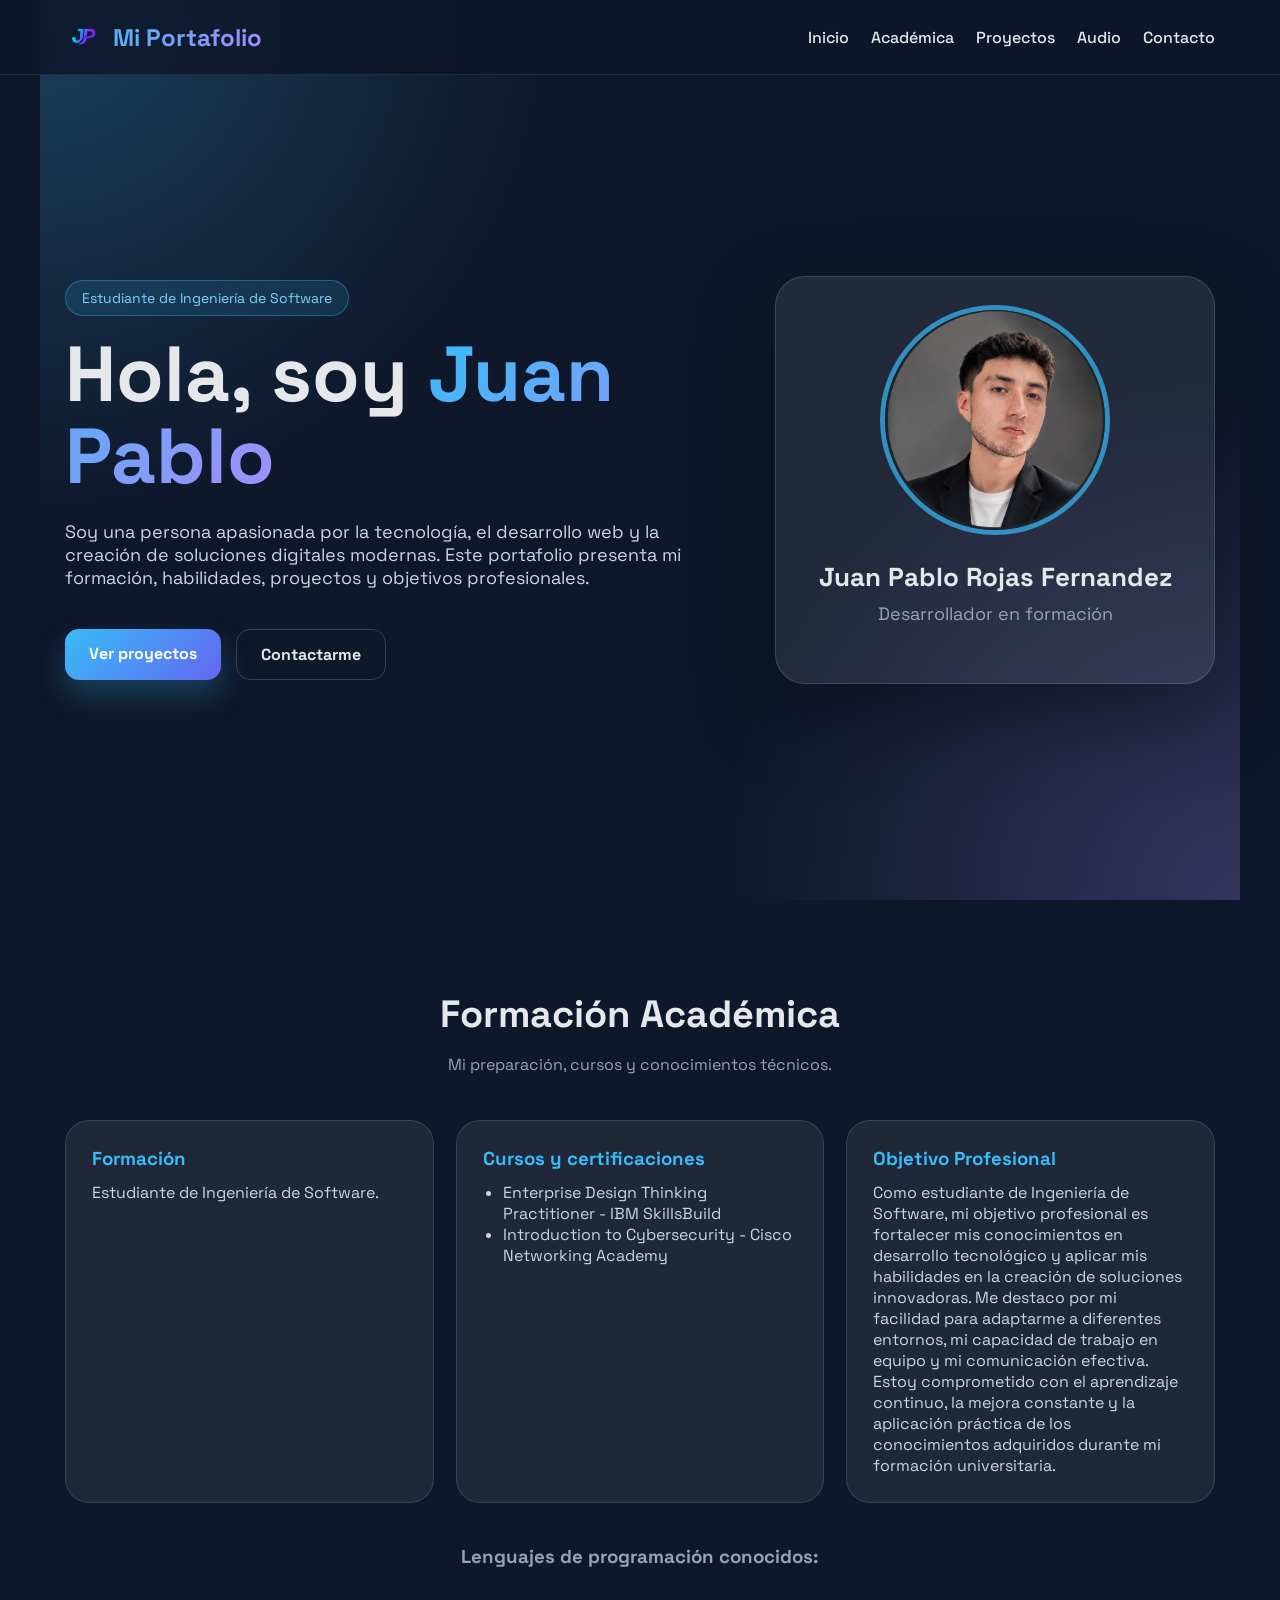
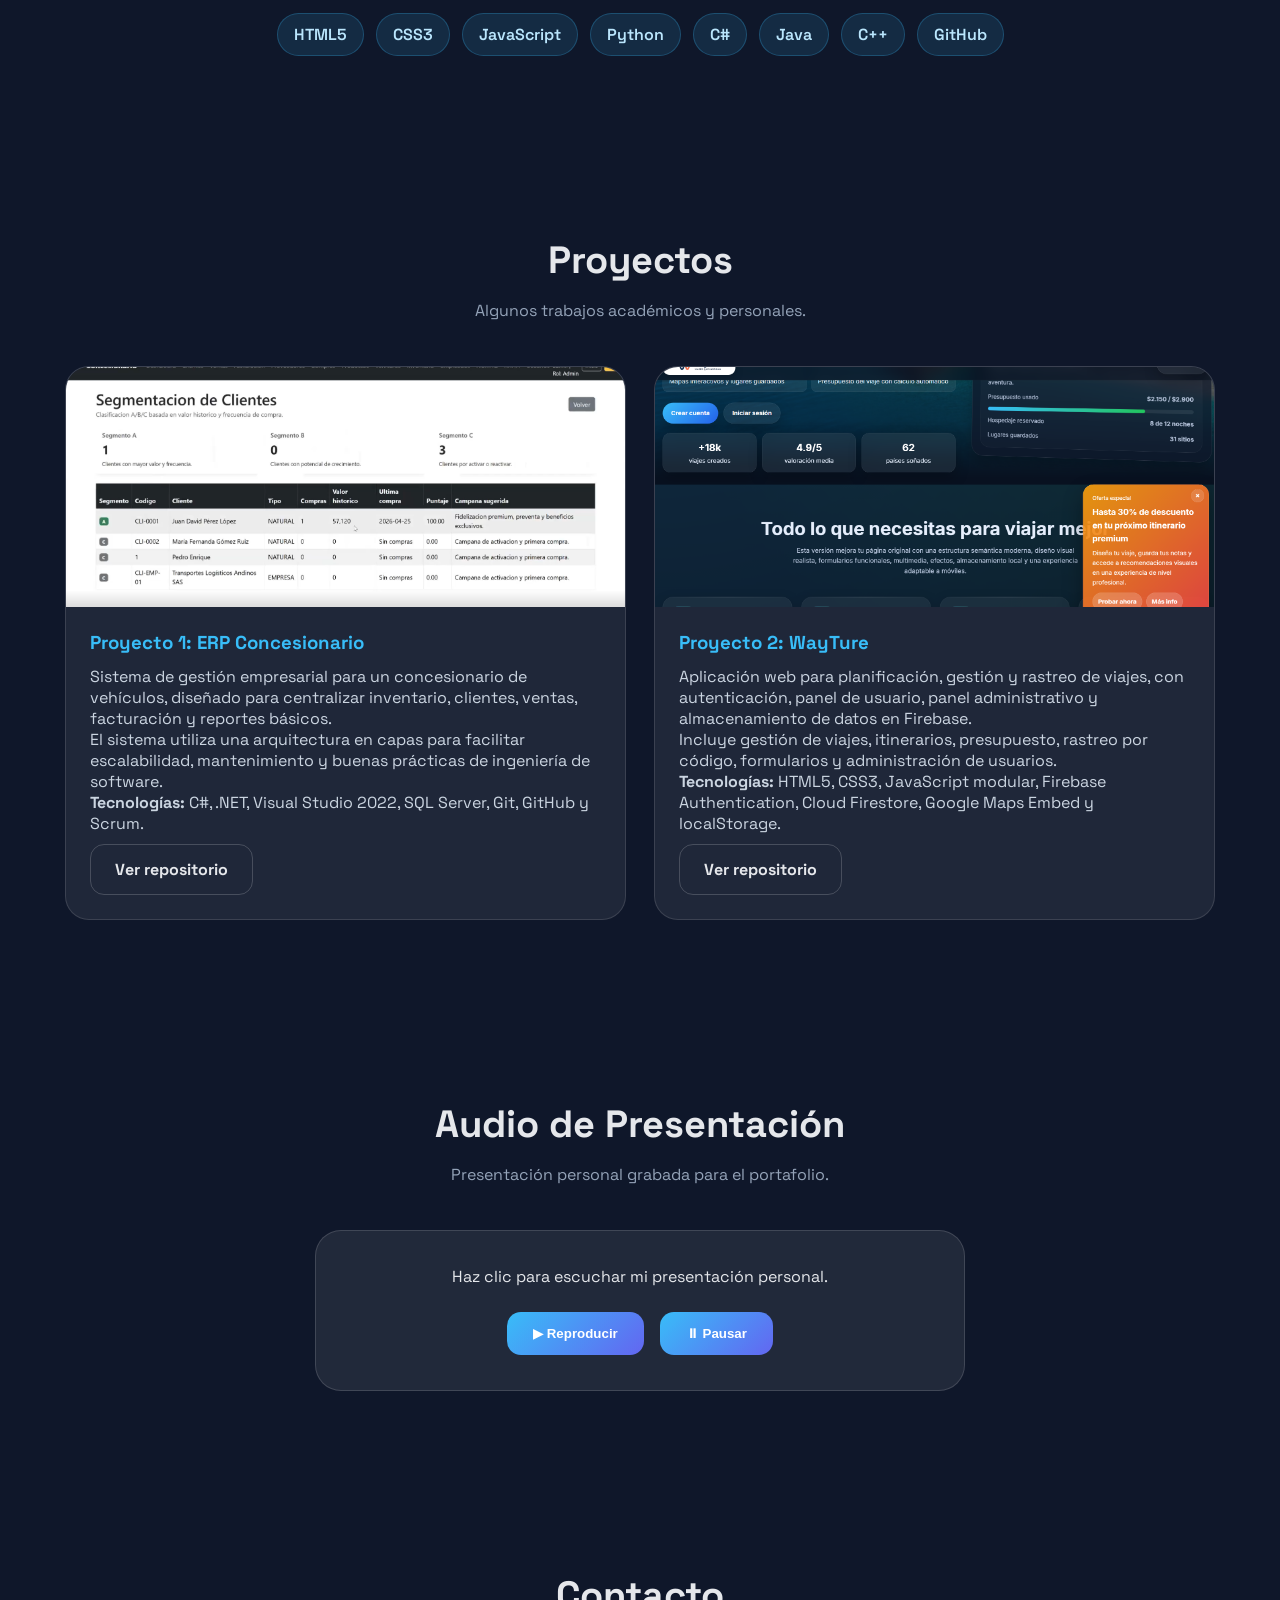
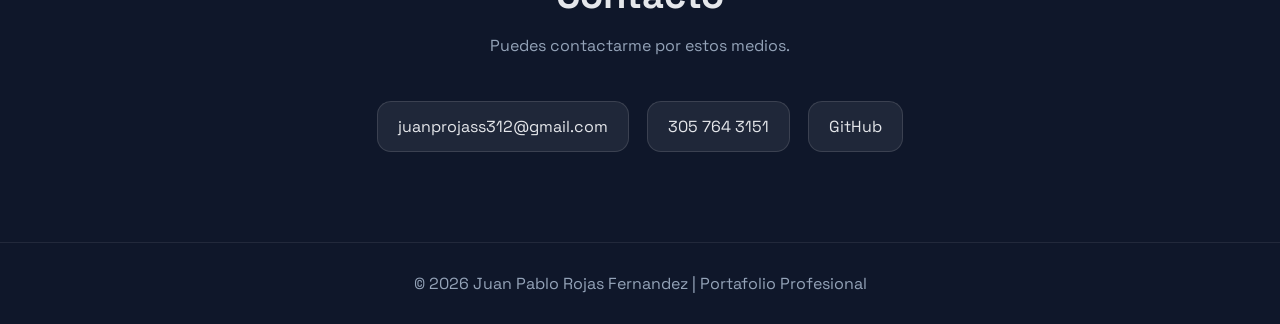
<file: index.html>
<!DOCTYPE html>
<html lang="es">
<head>
  <meta charset="UTF-8" />
  <meta name="viewport" content="width=device-width, initial-scale=1.0" />
  <title>Portafolio Profesional</title>
  <link rel="icon" type="image/png" href="img/logoJP.png">

  <link rel="preconnect" href="https://fonts.googleapis.com">
  <link rel="preconnect" href="https://fonts.gstatic.com" crossorigin>
  <link href="https://fonts.googleapis.com/css2?family=Space+Grotesk:wght@300;400;500;600;700&display=swap" rel="stylesheet">

  <link rel="stylesheet" href="css/estilos.css">
</head>

<body>

<header>
  <nav>
    <div class="logo">
      <img src="img/logoJP.png" alt="Logo JP" class="logo-img">
      <span>Mi Portafolio</span>
    </div>

    <ul class="menu">
      <li><a href="#inicio">Inicio</a></li>
      <li><a href="#academica">Académica</a></li>
      <li><a href="#proyectos">Proyectos</a></li>
      <li><a href="#audio">Audio</a></li>
      <li><a href="#contacto">Contacto</a></li>
    </ul>
  </nav>
</header>

<main>

<section id="inicio" class="hero">
  <div class="hero-content">

    <div class="reveal">
      <span class="tag">Estudiante de Ingeniería de Software</span>

      <h1>Hola, soy <span>Juan Pablo</span></h1>

      <p>
        Soy una persona apasionada por la tecnología, el desarrollo web y la creación de soluciones digitales modernas.
        Este portafolio presenta mi formación, habilidades, proyectos y objetivos profesionales.
      </p>

      <div class="btns">
        <a href="#proyectos" class="btn btn-primary">Ver proyectos</a>
        <a href="#contacto" class="btn btn-secondary">Contactarme</a>
      </div>
    </div>

    <div class="profile-card reveal">
      <img src="img/Avatar.png" alt="Avatar profesional">
      <h2>Juan Pablo Rojas Fernandez</h2>
      <p>Desarrollador en formación</p>
    </div>

  </div>
</section>

<section id="academica">
  <h2 class="section-title reveal">Formación Académica</h2>

  <p class="section-subtitle reveal">
    Mi preparación, cursos y conocimientos técnicos.
  </p>

  <div class="grid">

    <div class="card reveal">
      <h3>Formación</h3>
      <p>Estudiante de Ingeniería de Software.</p>
    </div>

    <div class="card reveal">
      <h3>Cursos y certificaciones</h3>
      <ul>
        <li>Enterprise Design Thinking Practitioner - IBM SkillsBuild</li>
        <li>Introduction to Cybersecurity - Cisco Networking Academy</li>
      </ul>
    </div>

    <div class="card reveal">
      <h3>Objetivo Profesional</h3>
      <p>
        Como estudiante de Ingeniería de Software, mi objetivo profesional es fortalecer mis conocimientos en desarrollo tecnológico y aplicar mis habilidades en la creación de soluciones innovadoras. Me destaco por mi facilidad para adaptarme a diferentes entornos, mi capacidad de trabajo en equipo y mi comunicación efectiva. Estoy comprometido con el aprendizaje continuo, la mejora constante y la aplicación práctica de los conocimientos adquiridos durante mi formación universitaria.
      </p>
    </div>

  </div>

  <br><br>

  <h3 class="section-subtitle reveal">
    Lenguajes de programación conocidos:
  </h3>

  <div class="skills reveal">
    <span class="skill">HTML5</span>
    <span class="skill">CSS3</span>
    <span class="skill">JavaScript</span>
    <span class="skill">Python</span>
    <span class="skill">C#</span>
    <span class="skill">Java</span>
    <span class="skill">C++</span>
    <span class="skill">GitHub</span>
  </div>
</section>

<section id="proyectos">
  <h2 class="section-title reveal">Proyectos</h2>

  <p class="section-subtitle reveal">
    Algunos trabajos académicos y personales.
  </p>

  <div class="projects">

    <article class="card project reveal">
      <img src="img/proyecto1.png" alt="ERP Concesionario">

      <div class="project-content">
        <h3>Proyecto 1: ERP Concesionario</h3>

        <p>
          Sistema de gestión empresarial para un concesionario de vehículos,
          diseñado para centralizar inventario, clientes, ventas,
          facturación y reportes básicos.
        </p>

        <p>
          El sistema utiliza una arquitectura en capas para facilitar
          escalabilidad, mantenimiento y buenas prácticas de ingeniería de software.
        </p>

        <p>
          <strong>Tecnologías:</strong>
          C#, .NET, Visual Studio 2022, SQL Server, Git, GitHub y Scrum.
        </p>

        <a class="btn btn-secondary"
           href="https://github.com/Jpesjp/Concesionario-ERP"
           target="_blank">
          Ver repositorio
        </a>
      </div>
    </article>

    <article class="card project reveal">
      <img src="img/proyecto2.png" alt="WayTure">

      <div class="project-content">
        <h3>Proyecto 2: WayTure</h3>

        <p>
          Aplicación web para planificación, gestión y rastreo de viajes,
          con autenticación, panel de usuario, panel administrativo
          y almacenamiento de datos en Firebase.
        </p>

        <p>
          Incluye gestión de viajes, itinerarios, presupuesto,
          rastreo por código, formularios y administración de usuarios.
        </p>

        <p>
          <strong>Tecnologías:</strong>
          HTML5, CSS3, JavaScript modular,
          Firebase Authentication, Cloud Firestore,
          Google Maps Embed y localStorage.
        </p>

        <a class="btn btn-secondary"
           href="https://github.com/skizm07/WayTure"
           target="_blank">
          Ver repositorio
        </a>
      </div>
    </article>

  </div>
</section>

<section id="audio">
  <h2 class="section-title reveal">Audio de Presentación</h2>

  <p class="section-subtitle reveal">
    Presentación personal grabada para el portafolio.
  </p>

  <div class="audio-box reveal">
    <p>Haz clic para escuchar mi presentación personal.</p>

    <audio id="miAudio">
      <source src="audio/presentacion.mp3" type="audio/mpeg">
      Tu navegador no soporta audio.
    </audio>

    <div class="audio-buttons">
      <button onclick="reproducirAudio()">▶ Reproducir</button>
      <button onclick="pausarAudio()">⏸ Pausar</button>
    </div>
  </div>
</section>

<section id="contacto" class="contact">
  <h2 class="section-title reveal">Contacto</h2>

  <p class="section-subtitle reveal">
    Puedes contactarme por estos medios.
  </p>

  <div class="contact-info reveal">
    <a href="mailto:juanprojass312@gmail.com">
      juanprojass312@gmail.com
    </a>

    <a href="tel:+573057643151">
      305 764 3151
    </a>

    <a href="https://github.com/Jpesjp" target="_blank">
      GitHub
    </a>
  </div>
</section>

</main>

<footer>
  <p>© 2026 Juan Pablo Rojas Fernandez | Portafolio Profesional</p>
</footer>

<script>
const audio = document.getElementById('miAudio');

function reproducirAudio(){
  audio.play();
}

function pausarAudio(){
  audio.pause();
}

const elementos = document.querySelectorAll('.reveal');

function mostrarElementos(){
  elementos.forEach((elemento)=>{
    const posicion = elemento.getBoundingClientRect().top;
    const alturaPantalla = window.innerHeight;

    if(posicion < alturaPantalla - 80){
      elemento.classList.add('active');
    }
  });
}

window.addEventListener('scroll', mostrarElementos);
window.addEventListener('load', mostrarElementos);
</script>

</body>
</html>
</file>
<file: css/estilos.css>
*{
  margin:0;
  padding:0;
  box-sizing:border-box;
  scroll-behavior:smooth;
}

body{
  font-family:'Space Grotesk',sans-serif;
  background:#0f172a;
  color:#e5e7eb;
  overflow-x:hidden;
}

header{
  position:fixed;
  width:100%;
  top:0;
  z-index:1000;
  background:rgba(15,23,42,.85);
  backdrop-filter:blur(14px);
  border-bottom:1px solid rgba(255,255,255,.08);
}

nav{
  max-width:1200px;
  margin:auto;
  padding:18px 25px;
  display:flex;
  justify-content:space-between;
  align-items:center;
}

.logo{
  display:flex;
  align-items:center;
  gap:10px;
  font-size:24px;
  font-weight:800;
  background:linear-gradient(135deg,#38bdf8,#a78bfa);
  -webkit-background-clip:text;
  -webkit-text-fill-color:transparent;
}

.logo-img{
  width:38px;
  height:38px;
  border-radius:10px;
  object-fit:cover;
}

.menu{
  display:flex;
  gap:22px;
  list-style:none;
}

.menu a{
  color:#e5e7eb;
  text-decoration:none;
  font-weight:500;
  transition:.3s;
}

.menu a:hover{
  color:#38bdf8;
}

.hero{
  min-height:100vh;
  padding:120px 25px 60px;
  display:grid;
  place-items:center;
  background:
  radial-gradient(circle at top left,rgba(56,189,248,.25),transparent 35%),
  radial-gradient(circle at bottom right,rgba(167,139,250,.25),transparent 35%);
}

.hero-content{
  max-width:1200px;
  display:grid;
  grid-template-columns:1.2fr .8fr;
  gap:50px;
  align-items:center;
}

.tag{
  display:inline-block;
  padding:8px 16px;
  background:rgba(56,189,248,.12);
  border:1px solid rgba(56,189,248,.35);
  border-radius:999px;
  color:#7dd3fc;
  margin-bottom:18px;
  font-size:14px;
}

.hero h1{
  font-size:clamp(42px,7vw,78px);
  line-height:1.05;
  margin-bottom:22px;
}

.hero h1 span{
  background:linear-gradient(135deg,#38bdf8,#a78bfa);
  -webkit-background-clip:text;
  -webkit-text-fill-color:transparent;
}

.hero p{
  font-size:18px;
  color:#cbd5e1;
  margin-bottom:30px;
  max-width:650px;
}

.btns{
  display:flex;
  gap:15px;
  flex-wrap:wrap;
}

.btn{
  padding:14px 24px;
  border-radius:14px;
  text-decoration:none;
  font-weight:700;
  transition:.3s;
  display:inline-block;
  margin-top:10px;
}

.btn-primary{
  background:linear-gradient(135deg,#38bdf8,#6366f1);
  color:white;
  box-shadow:0 15px 30px rgba(56,189,248,.25);
}

.btn-secondary{
  border:1px solid rgba(255,255,255,.18);
  color:#e5e7eb;
}

.btn:hover{
  transform:translateY(-4px);
}

.profile-card{
  background:rgba(255,255,255,.08);
  border:1px solid rgba(255,255,255,.14);
  border-radius:30px;
  padding:28px;
  box-shadow:0 30px 80px rgba(0,0,0,.35);
  text-align:center;
  animation:float 4s ease-in-out infinite;
}

.profile-card img{
  width:230px;
  height:230px;
  object-fit:cover;
  border-radius:50%;
  border:5px solid rgba(56,189,248,.7);
  margin-bottom:20px;
}

.profile-card h2{
  font-size:26px;
  margin-bottom:8px;
}

.profile-card p{
  color:#94a3b8;
}

@keyframes float{
  0%,100%{transform:translateY(0);}
  50%{transform:translateY(-14px);}
}

section{
  max-width:1200px;
  margin:auto;
  padding:90px 25px;
}

.section-title{
  font-size:38px;
  margin-bottom:16px;
  text-align:center;
}

.section-subtitle{
  text-align:center;
  color:#94a3b8;
  margin-bottom:45px;
}

.grid{
  display:grid;
  grid-template-columns:repeat(3,1fr);
  gap:22px;
}

.card{
  background:rgba(255,255,255,.07);
  border:1px solid rgba(255,255,255,.12);
  border-radius:24px;
  padding:26px;
  transition:.35s;
}

.card:hover{
  transform:translateY(-10px);
  border-color:rgba(56,189,248,.55);
  box-shadow:0 25px 55px rgba(0,0,0,.28);
}

.card h3{
  color:#38bdf8;
  margin-bottom:12px;
}

.card p,
.card li{
  color:#cbd5e1;
}

.card ul{
  padding-left:20px;
}

.skills{
  display:flex;
  flex-wrap:wrap;
  gap:12px;
  justify-content:center;
}

.skill{
  padding:10px 16px;
  background:rgba(56,189,248,.12);
  border:1px solid rgba(56,189,248,.25);
  border-radius:999px;
  color:#bae6fd;
  font-weight:600;
}

.projects{
  display:grid;
  grid-template-columns:repeat(2,1fr);
  gap:28px;
}

.project{
  overflow:hidden;
  padding:0;
}

.project img{
  width:100%;
  height:240px;
  object-fit:cover;
  display:block;
}

.project-content{
  padding:24px;
}

.audio-box{
  max-width:650px;
  margin:auto;
  text-align:center;
  background:rgba(255,255,255,.08);
  border:1px solid rgba(255,255,255,.14);
  border-radius:26px;
  padding:35px;
}

.audio-buttons{
  margin-top:25px;
  display:flex;
  justify-content:center;
  gap:16px;
  flex-wrap:wrap;
}

button{
  border:none;
  cursor:pointer;
  padding:14px 26px;
  border-radius:14px;
  font-weight:800;
  color:white;
  background:linear-gradient(135deg,#38bdf8,#6366f1);
  transition:.3s;
}

button:hover{
  transform:scale(1.06);
}

.contact{
  text-align:center;
}

.contact-info{
  display:flex;
  justify-content:center;
  gap:18px;
  flex-wrap:wrap;
  margin-top:25px;
}

.contact-info a{
  color:#e5e7eb;
  text-decoration:none;
  padding:14px 20px;
  border-radius:14px;
  background:rgba(255,255,255,.07);
  border:1px solid rgba(255,255,255,.12);
}

footer{
  text-align:center;
  padding:30px;
  color:#94a3b8;
  border-top:1px solid rgba(255,255,255,.08);
}

.reveal{
  opacity:0;
  transform:translateY(35px);
  transition:.8s ease;
}

.reveal.active{
  opacity:1;
  transform:translateY(0);
}

@media (max-width:900px){
  .hero-content,
  .grid,
  .projects{
    grid-template-columns:1fr;
  }

  .menu{
    display:none;
  }

  .hero{
    text-align:center;
  }

  .btns{
    justify-content:center;
  }
}
</file>
